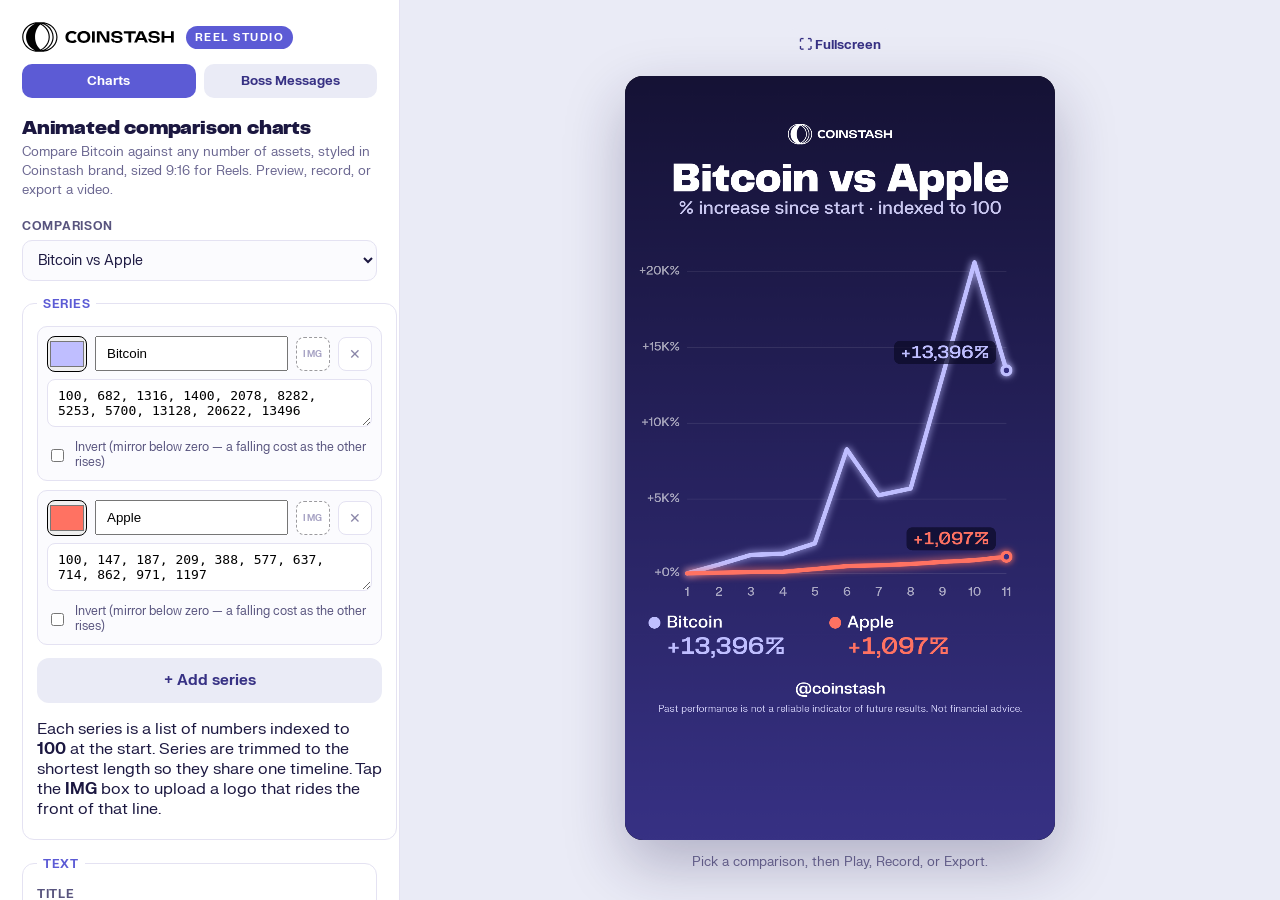
<file: index.html>
<!doctype html>
<html lang="en">
<head>
<meta charset="utf-8">
<meta name="viewport" content="width=device-width, initial-scale=1">
<title>Coinstash Reel Studio — animated crypto comparison charts</title>
<meta name="description" content="Generate branded 9:16 animated Bitcoin-vs-asset charts for Instagram Reels.">
<link rel="stylesheet" href="assets/css/style.css">
</head>
<body>

<aside class="sidebar">
  <div class="brandbar">
    <img src="assets/brand/coinstash-horizontal-black.svg" alt="Coinstash">
    <span class="tag">Reel Studio</span>
  </div>
  <nav class="studio-nav">
    <a href="index.html" class="active">Charts</a>
    <a href="messages.html">Boss Messages</a>
  </nav>
  <h1>Animated comparison charts</h1>
  <p class="lead">Compare Bitcoin against any number of assets, styled in Coinstash brand, sized 9:16 for Reels. Preview, record, or export a video.</p>

  <div class="control">
    <label for="preset">Comparison</label>
    <select id="preset"></select>
  </div>

  <fieldset>
    <legend>Series</legend>
    <div id="series-list"></div>
    <button class="btn btn-ghost btn-sm" id="add-series" type="button">+ Add series</button>
    <p class="hint">Each series is a list of numbers indexed to <strong>100</strong> at the start. Series are trimmed to the shortest length so they share one timeline. Tap the <strong>IMG</strong> box to upload a logo that rides the front of that line.</p>
  </fieldset>

  <fieldset>
    <legend>Text</legend>
    <div class="control"><label for="title">Title</label><input id="title" type="text"></div>
    <div class="control"><label for="subtitle">Subtitle</label><input id="subtitle" type="text" value="% increase since start · indexed to 100"></div>
    <div class="control"><label for="handle">Handle</label><input id="handle" type="text" value="@coinstash"></div>
    <div class="control"><label for="disclaimer">Disclaimer</label><input id="disclaimer" type="text" value="Past performance is not a reliable indicator of future results. Not financial advice."></div>
    <div class="toggles">
      <label class="checkline"><input id="show-logo" type="checkbox" checked> Logo</label>
      <label class="checkline"><input id="show-handle" type="checkbox" checked> Handle</label>
      <label class="checkline"><input id="show-disclaimer" type="checkbox" checked> Disclaimer</label>
    </div>
  </fieldset>

  <fieldset>
    <legend>Values</legend>
    <div class="control">
      <label for="value-mode">Show figures as</label>
      <select id="value-mode">
        <option value="pct">% increase (recommended)</option>
        <option value="multiple">Multiple (×)</option>
        <option value="dollars">Dollars ($)</option>
        <option value="index">Index (start = 100)</option>
      </select>
    </div>
    <div class="row2">
      <div class="control" id="invest-row" hidden><label for="base-invest">Start $</label><input id="base-invest" type="number" value="100" min="1"></div>
      <div class="control"><label for="decimals">Decimals</label><input id="decimals" type="number" value="0" min="0" max="2"></div>
    </div>
  </fieldset>

  <fieldset>
    <legend>Chart</legend>
    <div class="control"><label for="theme">Theme</label><select id="theme"></select></div>
    <div class="row2">
      <div class="control">
        <label for="scale">Scale</label>
        <select id="scale"><option value="linear">Linear</option><option value="log">Log</option></select>
      </div>
      <div class="control">
        <label for="xmode">X-axis</label>
        <select id="xmode"><option value="observation">Observation #</option><option value="year">Year</option></select>
      </div>
    </div>
    <div class="control" id="year-row" hidden><label for="start-year">Start year</label><input id="start-year" type="number" value="2015"></div>
    <div class="row2">
      <div class="control"><label for="x-axis-label">X-axis name</label><input id="x-axis-label" type="text" placeholder="e.g. Year"></div>
      <div class="control"><label for="y-axis-label">Y-axis name</label><input id="y-axis-label" type="text" placeholder="e.g. Return"></div>
    </div>
    <label class="checkline"><input id="zoom" type="checkbox" checked> Dynamic zoom (start tight, zoom out as values grow)</label>
  </fieldset>

  <fieldset>
    <legend>Style</legend>
    <div class="control"><label for="line-width">Line thickness: <span id="lw-val">11</span></label><input id="line-width" type="range" min="4" max="20" value="11"></div>
    <div class="control"><label for="logo-size">Logo size: <span id="ls-val">48</span></label><input id="logo-size" type="range" min="24" max="110" value="48"></div>
    <div class="toggles">
      <label class="checkline"><input id="glow" type="checkbox" checked> Glow</label>
      <label class="checkline"><input id="show-dots" type="checkbox" checked> Dots</label>
      <label class="checkline"><input id="show-grid" type="checkbox" checked> Grid</label>
      <label class="checkline"><input id="safezone" type="checkbox" checked> Safe-zone padding</label>
      <label class="checkline"><input id="guides" type="checkbox"> Show safe guides</label>
    </div>
  </fieldset>

  <fieldset>
    <legend>Timing</legend>
    <div class="row2">
      <div class="control"><label for="duration">Draw (s)</label><input id="duration" type="number" value="5.6" min="1" max="30" step="0.1"></div>
      <div class="control"><label for="end-hold">Hold (s)</label><input id="end-hold" type="number" value="1.4" min="0" max="10" step="0.1"></div>
    </div>
  </fieldset>

  <div class="actions">
    <label class="checkline"><input id="countdown-on" type="checkbox" checked> 3-2-1 countdown before recording</label>
    <button class="btn btn-primary" id="play">▶ Play / Replay</button>
    <button class="btn btn-record" id="record">● Record mode (clean 9:16)</button>
    <button class="btn btn-export" id="export">⬇ Export video</button>
    <p class="hint" id="export-note">Export produces MP4 on Safari, WebM on Chrome/Firefox. For guaranteed Instagram-ready MP4, use Safari or screen-record via Record mode.</p>
  </div>
</aside>

<main class="main">
  <div class="stage-tools">
    <button class="btn btn-ghost" id="fullscreen">⛶ Fullscreen</button>
  </div>
  <div class="stage-wrap" id="stage-wrap">
    <canvas id="stage-canvas" aria-label="Animated comparison chart"></canvas>
    <div id="countdown" hidden>3</div>
  </div>
  <div class="status" id="status">Pick a comparison, then Play, Record, or Export.</div>
</main>

<button id="exit-record">✕ Exit (Esc)</button>
<div id="record-hint">Space = replay · Esc = exit · Screen-record this window</div>

<script src="assets/js/logos.js"></script>
<script src="assets/js/brand.js"></script>
<script src="assets/js/chart.js"></script>
<script src="assets/js/app.js"></script>
</body>
</html>
</file>
<file: assets/css/style.css>
/* ---- Coinstash Reel Studio ---- */

/* Brand fonts: PP Telegraf (headings) + FK Grotesk Neue (body). */
@font-face { font-family: 'PP Telegraf'; font-weight: 400; font-style: normal; font-display: swap;
  src: url('../fonts/PPTelegrafCoinstash-Regular.woff2') format('woff2'), url('../fonts/PPTelegrafCoinstash-Regular.woff') format('woff'); }
@font-face { font-family: 'PP Telegraf'; font-weight: 600; font-style: normal; font-display: swap;
  src: url('../fonts/PPTelegrafCoinstash-Semibold.woff2') format('woff2'), url('../fonts/PPTelegrafCoinstash-Semibold.woff') format('woff'); }
@font-face { font-family: 'PP Telegraf'; font-weight: 800; font-style: normal; font-display: swap;
  src: url('../fonts/PPTelegrafCoinstash-Black.woff2') format('woff2'), url('../fonts/PPTelegrafCoinstash-Black.woff') format('woff'); }
@font-face { font-family: 'FK Grotesk Neue'; font-weight: 400; font-style: normal; font-display: swap;
  src: url('../fonts/FKGroteskNeue-Regular.woff2') format('woff2'), url('../fonts/FKGroteskNeue-Regular.woff') format('woff'); }
@font-face { font-family: 'FK Grotesk Neue'; font-weight: 500; font-style: normal; font-display: swap;
  src: url('../fonts/FKGroteskNeue-Medium.woff2') format('woff2'), url('../fonts/FKGroteskNeue-Medium.woff') format('woff'); }
@font-face { font-family: 'FK Grotesk Neue'; font-weight: 700; font-style: normal; font-display: swap;
  src: url('../fonts/FKGroteskNeue-Bold.woff2') format('woff2'), url('../fonts/FKGroteskNeue-Bold.woff') format('woff'); }

:root {
  --purple-bright: #5C5BD5;
  --purple-dark: #373184;
  --purple-light: #BFBEFF;
  --coral: #FF7262;
  --grey-light: #EAEBF6;
  --grey-dark: #9B9A9E;
  --ink: #1b1740;
  --panel: #ffffff;
  --line: #e4e2f2;
  --font-head: 'PP Telegraf', system-ui, -apple-system, Segoe UI, Roboto, Arial, sans-serif;
  --font-body: 'FK Grotesk Neue', system-ui, -apple-system, Segoe UI, Roboto, Arial, sans-serif;
  --font: var(--font-body);
}

* { box-sizing: border-box; }
html, body { height: 100%; }
body {
  margin: 0;
  font-family: var(--font);
  color: var(--ink);
  background: var(--grey-light);
  display: flex;
  min-height: 100vh;
}

/* ---- sidebar / editor ---- */
.sidebar {
  width: 400px;
  flex: 0 0 400px;
  background: var(--panel);
  border-right: 1px solid var(--line);
  padding: 22px 22px 60px;
  overflow-y: auto;
  height: 100vh;
}
.brandbar { display: flex; align-items: center; gap: 12px; margin-bottom: 6px; }
.brandbar img { height: 30px; }
.brandbar .tag {
  font-size: 11px; font-weight: 700; letter-spacing: .14em; text-transform: uppercase;
  color: #fff; background: var(--purple-bright); padding: 4px 9px; border-radius: 999px;
}
.sidebar h1 { font-family: var(--font-head); font-weight: 800; font-size: 20px; margin: 14px 0 2px; letter-spacing: -.01em; }
.studio-nav { display: flex; gap: 8px; margin: 12px 0 16px; }
.studio-nav a { flex: 1; text-align: center; text-decoration: none; font-size: 13px; font-weight: 700; padding: 9px 10px; border-radius: 10px; color: var(--purple-dark); background: var(--grey-light); }
.studio-nav a:hover { background: #dfe0ef; }
.studio-nav a.active { background: var(--purple-bright); color: #fff; }
.sidebar .lead { color: #6a6690; font-size: 13px; margin: 0 0 18px; line-height: 1.45; }

.control { margin-bottom: 15px; }
.control > label {
  display: block; font-size: 12px; font-weight: 700; text-transform: uppercase;
  letter-spacing: .06em; color: #58547e; margin-bottom: 6px;
}
.control input, .control select, .control textarea {
  width: 100%; font: inherit; font-size: 14px; color: var(--ink);
  padding: 10px 11px; border: 1px solid var(--line); border-radius: 10px; background: #fbfbfe;
}
.control input:focus, .control select:focus, .control textarea:focus {
  outline: 2px solid var(--purple-light); border-color: var(--purple-bright);
}
.control textarea { resize: vertical; min-height: 56px; font-family: ui-monospace, SFMono-Regular, Menlo, Consolas, monospace; font-size: 13px; }
.control .hint { font-size: 11px; color: #8a86a8; margin-top: 5px; }
.row2 { display: grid; grid-template-columns: 1fr 1fr; gap: 12px; }
fieldset {
  border: 1px solid var(--line); border-radius: 12px; padding: 14px 14px 4px; margin: 0 0 16px;
}
fieldset legend { font-size: 12px; font-weight: 700; text-transform: uppercase; letter-spacing: .06em; color: var(--purple-bright); padding: 0 6px; }

.actions { display: flex; flex-direction: column; gap: 10px; margin-top: 6px; }
button.btn {
  font: inherit; font-weight: 700; cursor: pointer; border: none; border-radius: 12px;
  padding: 13px 16px; font-size: 15px;
}
.btn-sm { padding: 8px 12px; font-size: 13px; width: 100%; margin-top: 4px; }
.btn-primary { background: var(--purple-bright); color: #fff; }
.btn-primary:hover { background: #4b4ac2; }
.btn-record { background: var(--coral); color: #2a0f0a; }
.btn-record:hover { filter: brightness(1.05); }
.btn-export { background: var(--purple-dark); color: #fff; }
.btn-export:hover { background: #2c2769; }
.btn-export:disabled { opacity: .7; cursor: progress; }
.btn-ghost { background: var(--grey-light); color: var(--purple-dark); }
.btn-ghost:hover { background: #dfe0ef; }
.checkline { display: flex; align-items: center; gap: 8px; font-size: 13px; color: #58547e; }
.checkline input { width: auto; }
.toggles { display: grid; grid-template-columns: 1fr 1fr; gap: 6px 12px; }
input[type="range"] { accent-color: var(--purple-bright); }
input[type="color"] { padding: 0; height: 36px; width: 40px; border-radius: 8px; cursor: pointer; flex: 0 0 40px; }

/* series editor rows */
.series-row { border: 1px solid var(--line); border-radius: 10px; padding: 9px; margin-bottom: 9px; background: #fbfbfe; }
.series-head { display: flex; align-items: center; gap: 8px; margin-bottom: 7px; }
.series-head .s-name { flex: 1; padding: 8px 10px; }
.s-remove { flex: 0 0 auto; border: 1px solid var(--line); background: #fff; border-radius: 8px; width: 34px; height: 34px; cursor: pointer; color: #8a86a8; font-size: 14px; }
.s-remove:hover { background: #ffe9e6; color: var(--coral); border-color: var(--coral); }
.series-row textarea { width: 100%; font-family: ui-monospace, SFMono-Regular, Menlo, Consolas, monospace; font-size: 13px; padding: 8px 10px; border: 1px solid var(--line); border-radius: 8px; background: #fff; resize: vertical; box-sizing: border-box; }
.s-invert-row { margin-top: 8px; font-size: 12px; line-height: 1.3; }

/* per-series logo upload */
.s-logo { position: relative; flex: 0 0 auto; }
.s-logo-face { display: block; width: 34px; height: 34px; border: 1px dashed var(--grey-dark); border-radius: 8px; cursor: pointer; background: #fff center/cover no-repeat; }
.s-logo:not(.has) .s-logo-face::after { content: 'IMG'; display: flex; align-items: center; justify-content: center; height: 100%; font-size: 9px; font-weight: 700; letter-spacing: .06em; color: #a7a3c4; }
.s-logo.has .s-logo-face { border-style: solid; border-color: var(--line); }
.s-logo-clear { position: absolute; top: -7px; right: -7px; width: 18px; height: 18px; border: none; border-radius: 50%; background: var(--coral); color: #fff; font-size: 12px; line-height: 1; padding: 0; cursor: pointer; display: flex; align-items: center; justify-content: center; }
.s-logo-clear:hover { filter: brightness(1.08); }

/* ---- main / stage ---- */
.main {
  flex: 1; display: flex; flex-direction: column; align-items: center; justify-content: center;
  padding: 28px; gap: 14px; min-width: 0;
}
.stage-wrap {
  position: relative;
  aspect-ratio: 9 / 16;
  height: min(86vh, 940px);
  max-width: 100%;
  background: #000;
  border-radius: 18px;
  overflow: hidden;
  box-shadow: 0 24px 60px rgba(31, 26, 74, .28);
}
#stage-canvas { display: block; width: 100%; height: 100%; }
#countdown {
  position: absolute; inset: 0; display: flex; align-items: center; justify-content: center;
  font-size: 26vh; font-weight: 700; color: #fff; text-shadow: 0 6px 30px rgba(0,0,0,.4);
  background: rgba(0,0,0,.15);
}
[hidden] { display: none !important; }
.status { font-size: 13px; color: #6a6690; min-height: 18px; }
.stage-tools { display: flex; gap: 10px; }
.stage-tools button { font-size: 13px; padding: 9px 14px; }

/* Fonts used by the SVG text nodes */


/* ---- record mode ---- */
#exit-record, #record-hint { display: none; }
body.record-mode { background: #000; }
body.record-mode .sidebar,
body.record-mode .stage-tools,
body.record-mode .status { display: none; }
body.record-mode .main { padding: 0; height: 100vh; }
body.record-mode .stage-wrap {
  height: 100vh; border-radius: 0; box-shadow: none;
}
body.record-mode #exit-record {
  display: block; position: fixed; top: 16px; right: 16px; z-index: 20;
  background: rgba(255,255,255,.12); color: #fff; font-size: 12px; padding: 8px 12px;
}
body.record-mode #record-hint {
  display: block; position: fixed; bottom: 14px; left: 50%; transform: translateX(-50%);
  color: rgba(255,255,255,.55); font-size: 12px; z-index: 20;
  transition: opacity .6s ease;
}

@media (max-width: 820px) {
  body { flex-direction: column; }
  .sidebar { width: 100%; flex: none; height: auto; border-right: none; border-bottom: 1px solid var(--line); }
  .stage-wrap { height: min(70vh, 760px); }
}
</file>
